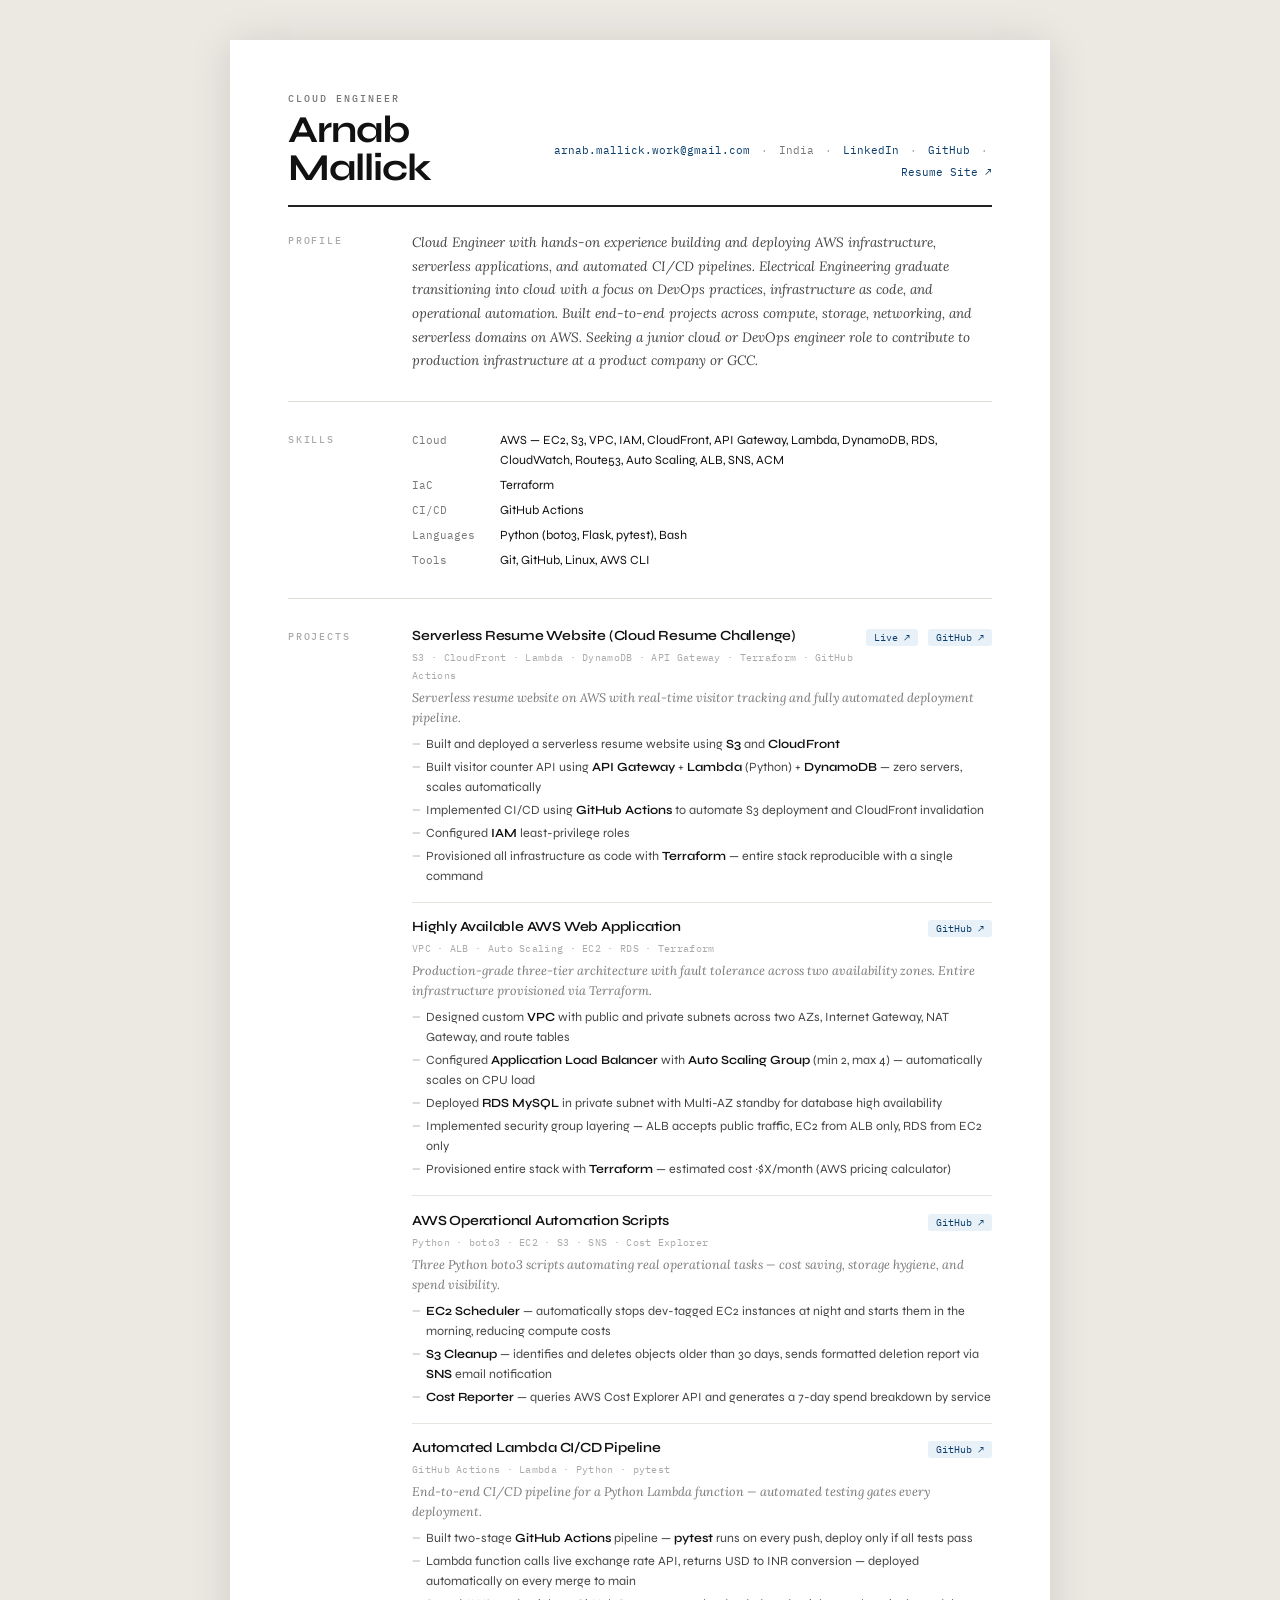
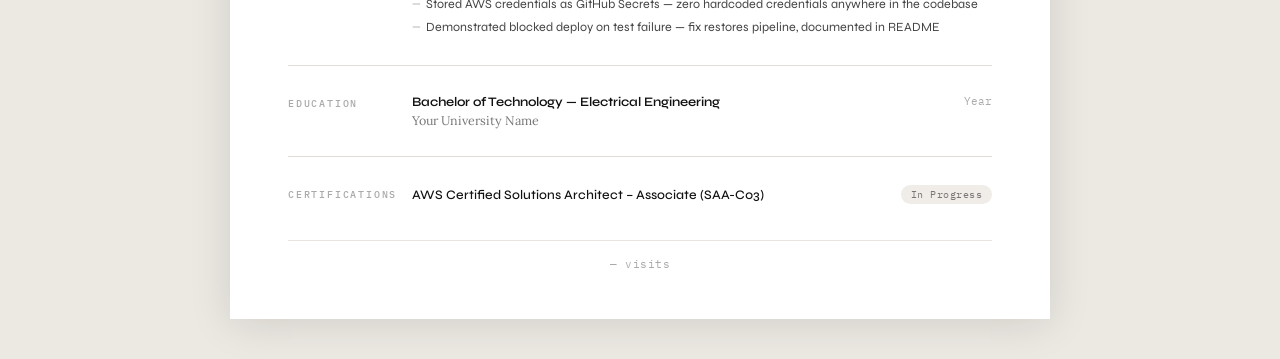
<file: index.html>
<!DOCTYPE html>
<html lang="en">
<head>
  <meta charset="UTF-8">
  <meta name="viewport" content="width=device-width, initial-scale=1.0">
  <title>Arnab Mallick — Cloud Engineer</title>
  <link rel="stylesheet" href="style.css">
  <link href="https://fonts.googleapis.com/css2?family=Syne:wght@400;500;600;700&family=IBM+Plex+Mono:wght@400;500&family=Lora:ital,wght@0,400;0,500;1,400&display=swap" rel="stylesheet">
</head>
<body>
<div class="page">

  <!-- Header -->
  <header class="header">
    <div class="header-name-block">
      <div class="header-tag">Cloud Engineer</div>
      <h1 class="name">Arnab Mallick</h1>
    </div>
    <div class="header-contact">
      <a href="mailto:arnab.mallick.work@gmail.com">arnab.mallick.work@gmail.com</a>
      <span class="dot">·</span>
      <span>India</span>
      <span class="dot">·</span>
      <a href="https://www.linkedin.com/in/arnab-mallick-work/">LinkedIn</a>
      <span class="dot">·</span>
      <a href="https://github.com/Arnab-96-work">GitHub</a>
      <span class="dot">·</span>
      <a href="https://deoghdskim8cm.cloudfront.net">Resume Site ↗</a>
    </div>
  </header>

  <div class="rule"></div>

  <!-- Profile Summary -->
  <section class="section">
    <div class="section-label">Profile</div>
    <div class="section-body">
      <p class="summary">
        Cloud Engineer with hands-on experience building and deploying AWS infrastructure, serverless applications, and automated CI/CD pipelines. Electrical Engineering graduate transitioning into cloud with a focus on DevOps practices, infrastructure as code, and operational automation. Built end-to-end projects across compute, storage, networking, and serverless domains on AWS. Seeking a junior cloud or DevOps engineer role to contribute to production infrastructure at a product company or GCC.
      </p>
    </div>
  </section>

  <!-- Skills -->
   <section class="section">
    <div class="section-label">Skills</div>
    <div class="section-body">
      <div class="skills-table">
        <div class="skill-row">
          <span class="skill-key">Cloud</span>
          <span class="skill-val">AWS — EC2, S3, VPC, IAM, CloudFront, API Gateway, Lambda, DynamoDB, RDS, CloudWatch, Route53, Auto Scaling, ALB, SNS, ACM</span>
        </div>
        <div class="skill-row">
          <span class="skill-key">IaC</span>
          <span class="skill-val">Terraform</span>
        </div>
        <div class="skill-row">
          <span class="skill-key">CI/CD</span>
          <span class="skill-val">GitHub Actions</span>
        </div>
        <div class="skill-row">
          <span class="skill-key">Languages</span>
          <span class="skill-val">Python (boto3, Flask, pytest), Bash</span>
        </div>
        <div class="skill-row">
          <span class="skill-key">Tools</span>
          <span class="skill-val">Git, GitHub, Linux, AWS CLI</span>
        </div>
      </div>
    </div>
  </section>

    <!-- Projects -->
  <section class="section">
    <div class="section-label">Projects</div>
    <div class="section-body projects">

      <div class="project">
        <div class="project-top">
          <div class="project-title-block">
            <h3 class="project-title">Serverless Resume Website (Cloud Resume Challenge)</h3>
            <span class="project-stack">S3 · CloudFront · Lambda · DynamoDB · API Gateway · Terraform · GitHub Actions</span>
          </div>
          <div class="project-links">
            <a href="https://deoghdskim8cm.cloudfront.net">Live ↗</a>
            <a href="https://github.com/Arnab-96-work/crc-resume-site">GitHub ↗</a>
          </div>
        </div>
        <p class="project-desc">Serverless resume website on AWS with real-time visitor tracking and fully automated deployment pipeline.</p>
        <ul class="project-bullets">
          <li>Built and deployed a serverless resume website using <strong>S3</strong> and <strong>CloudFront</strong></li>
          <li>Built visitor counter API using <strong>API Gateway</strong> + <strong>Lambda</strong> (Python) + <strong>DynamoDB</strong> — zero servers, scales automatically</li>
          <li>Implemented CI/CD using <strong>GitHub Actions</strong> to automate S3 deployment and CloudFront invalidation</li>
          <li>Configured <strong>IAM</strong> least-privilege roles </li>
          <li>Provisioned all infrastructure as code with <strong>Terraform</strong> — entire stack reproducible with a single command</li>
          
        </ul>
      </div>

      <div class="project-divider"></div>

      <div class="project">
        <div class="project-top">
          <div class="project-title-block">
            <h3 class="project-title">Highly Available AWS Web Application</h3>
            <span class="project-stack">VPC · ALB · Auto Scaling · EC2 · RDS · Terraform</span>
          </div>
          <div class="project-links">
            <a href="#">GitHub ↗</a>
          </div>
        </div>
        <p class="project-desc">Production-grade three-tier architecture with fault tolerance across two availability zones. Entire infrastructure provisioned via Terraform.</p>
        <ul class="project-bullets">
          <li>Designed custom <strong>VPC</strong> with public and private subnets across two AZs, Internet Gateway, NAT Gateway, and route tables</li>
          <li>Configured <strong>Application Load Balancer</strong> with <strong>Auto Scaling Group</strong> (min 2, max 4) — automatically scales on CPU load</li>
          <li>Deployed <strong>RDS MySQL</strong> in private subnet with Multi-AZ standby for database high availability</li>
          <li>Implemented security group layering — ALB accepts public traffic, EC2 from ALB only, RDS from EC2 only</li>
          <li>Provisioned entire stack with <strong>Terraform</strong> — estimated cost ~$X/month (AWS pricing calculator)</li>
        </ul>
      </div>

      <div class="project-divider"></div>

      <div class="project">
        <div class="project-top">
          <div class="project-title-block">
            <h3 class="project-title">AWS Operational Automation Scripts</h3>
            <span class="project-stack">Python · boto3 · EC2 · S3 · SNS · Cost Explorer</span>
          </div>
          <div class="project-links">
            <a href="#">GitHub ↗</a>
          </div>
        </div>
        <p class="project-desc">Three Python boto3 scripts automating real operational tasks — cost saving, storage hygiene, and spend visibility.</p>
        <ul class="project-bullets">
          <li><strong>EC2 Scheduler</strong> — automatically stops dev-tagged EC2 instances at night and starts them in the morning, reducing compute costs</li>
          <li><strong>S3 Cleanup</strong> — identifies and deletes objects older than 30 days, sends formatted deletion report via <strong>SNS</strong> email notification</li>
          <li><strong>Cost Reporter</strong> — queries AWS Cost Explorer API and generates a 7-day spend breakdown by service</li>
        </ul>
      </div>

      <div class="project-divider"></div>

      <div class="project">
        <div class="project-top">
          <div class="project-title-block">
            <h3 class="project-title">Automated Lambda CI/CD Pipeline</h3>
            <span class="project-stack">GitHub Actions · Lambda · Python · pytest</span>
          </div>
          <div class="project-links">
            <a href="#">GitHub ↗</a>
          </div>
        </div>
        <p class="project-desc">End-to-end CI/CD pipeline for a Python Lambda function — automated testing gates every deployment.</p>
        <ul class="project-bullets">
          <li>Built two-stage <strong>GitHub Actions</strong> pipeline — <strong>pytest</strong> runs on every push, deploy only if all tests pass</li>
          <li>Lambda function calls live exchange rate API, returns USD to INR conversion — deployed automatically on every merge to main</li>
          <li>Stored AWS credentials as GitHub Secrets — zero hardcoded credentials anywhere in the codebase</li>
          <li>Demonstrated blocked deploy on test failure — fix restores pipeline, documented in README</li>
        </ul>
      </div>

    </div>
  </section>

  <!-- Education -->
  <section class="section">
    <div class="section-label">Education</div>
    <div class="section-body">
      <div class="edu-row">
        <div>
          <div class="edu-degree">Bachelor of Technology — Electrical Engineering</div>
          <div class="edu-school">Your University Name</div>
        </div>
        <div class="edu-year">Year</div>
      </div>
    </div>
  </section>
  
  <!-- Certifications -->
  <section class="section">
    <div class="section-label">Certifications</div>
    <div class="section-body">
      <div class="cert-row">
        <span class="cert-name">AWS Certified Solutions Architect – Associate (SAA-C03)</span>
        <span class="cert-badge">In Progress</span>
      </div>
    </div>
  </section>

  <footer class="footer">
    <p class="visit-count"><span id="visitor-count">...</span> visits</p>
  </footer>

</div>

<script>
  window.onload = function() {
    fetch('https://tpdoxf7qnk.execute-api.ap-south-1.amazonaws.com/counter')
      .then(function(response) {
        return response.json();
      })
      .then(function(data) {
        document.getElementById('visitor-count').innerText = data.count;
      })
      .catch(function(error) {
        document.getElementById('visitor-count').innerText = '—';
      });
  };
</script>

</body>
</html>
</file>
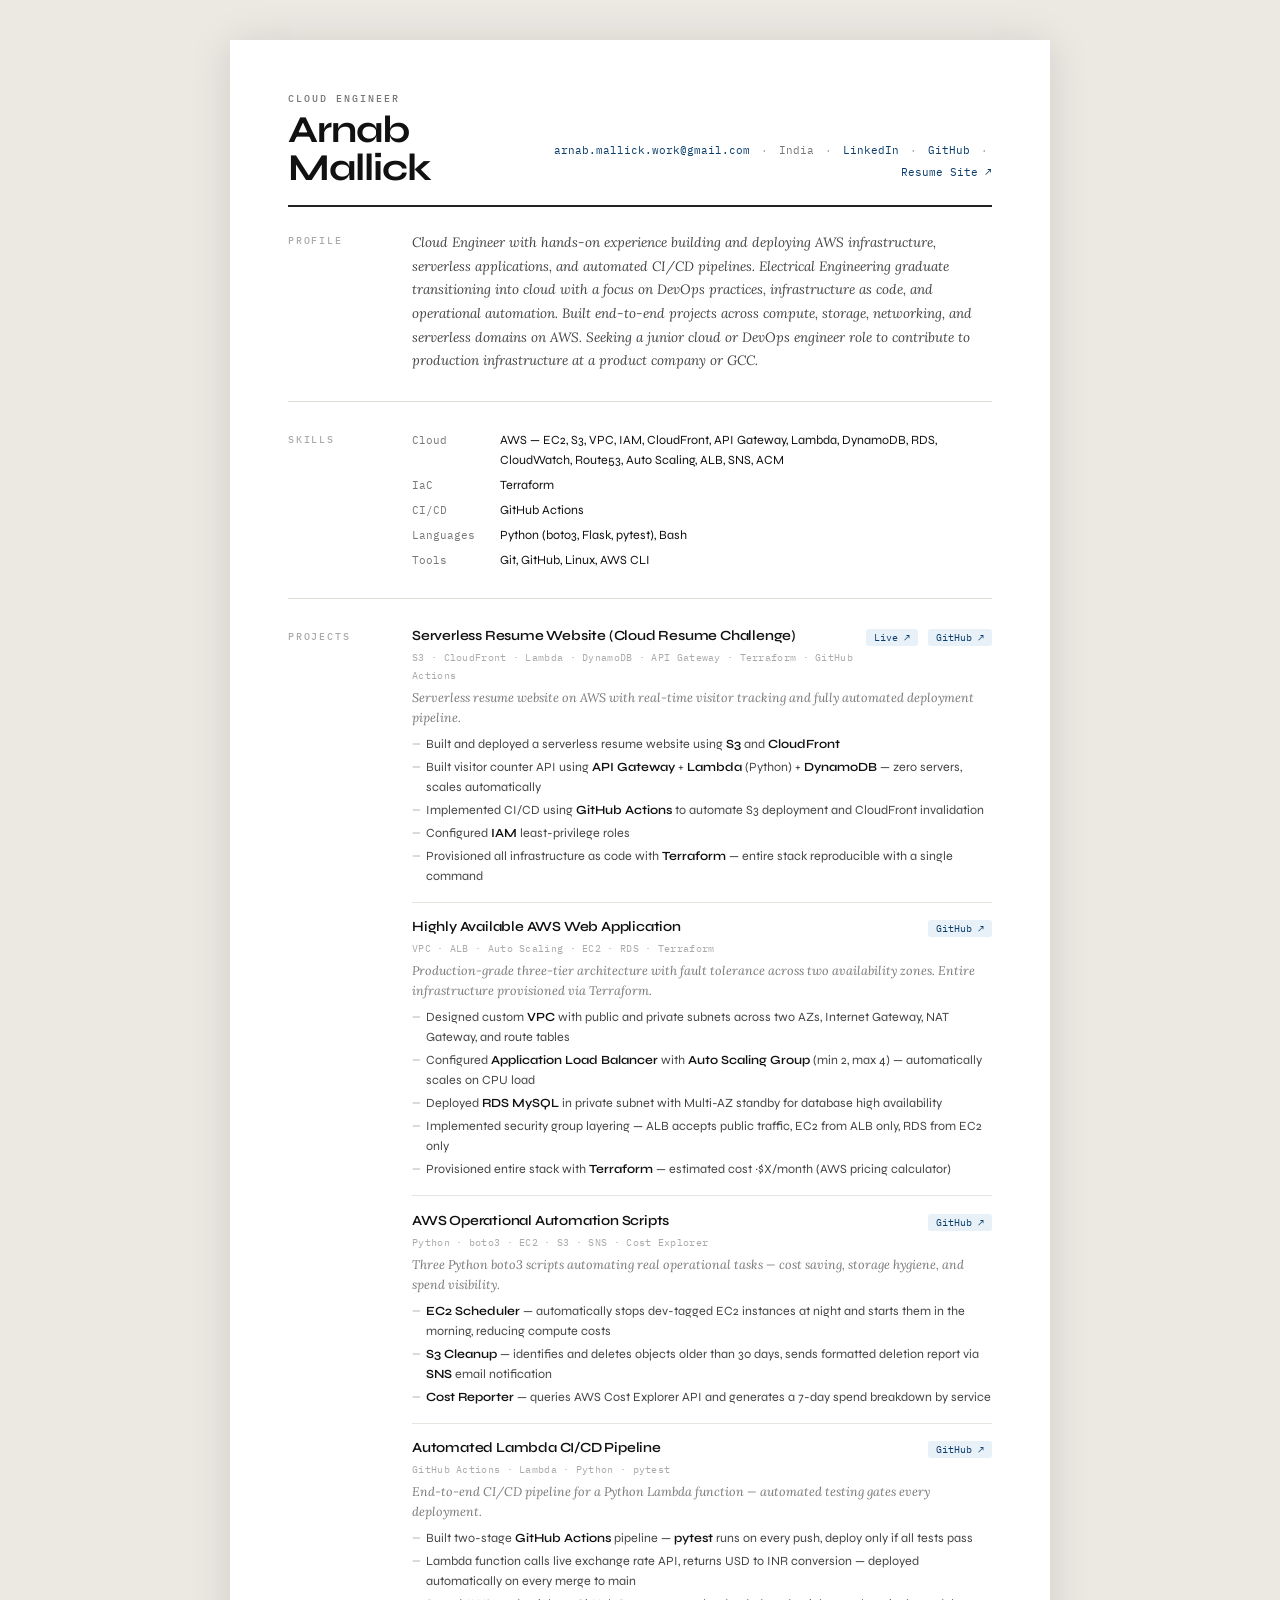
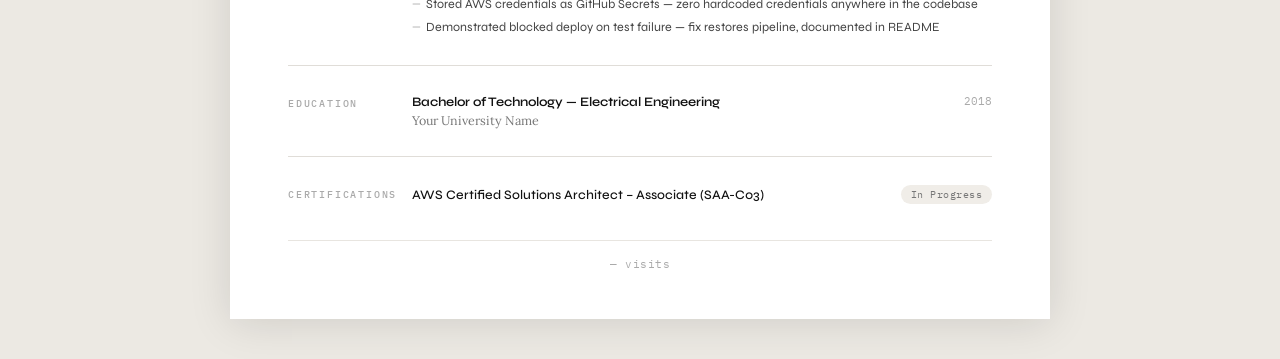
<file: frontend/index.html>
<!DOCTYPE html>
<html lang="en">
<head>
  <meta charset="UTF-8">
  <meta name="viewport" content="width=device-width, initial-scale=1.0">
  <title>Arnab Mallick — Cloud Engineer</title>
  <link rel="stylesheet" href="style.css">
  <link href="https://fonts.googleapis.com/css2?family=Syne:wght@400;500;600;700&family=IBM+Plex+Mono:wght@400;500&family=Lora:ital,wght@0,400;0,500;1,400&display=swap" rel="stylesheet">
</head>
<body>
<div class="page">

  <!-- Header -->
  <header class="header">
    <div class="header-name-block">
      <div class="header-tag">Cloud Engineer</div>
      <h1 class="name">Arnab Mallick</h1>
    </div>
    <div class="header-contact">
      <a href="mailto:arnab.mallick.work@gmail.com">arnab.mallick.work@gmail.com</a>
      <span class="dot">·</span>
      <span>India</span>
      <span class="dot">·</span>
      <a href="https://www.linkedin.com/in/arnab-mallick-work/">LinkedIn</a>
      <span class="dot">·</span>
      <a href="https://github.com/Arnab-96-work">GitHub</a>
      <span class="dot">·</span>
      <a href="https://d1ujxbyfrpoq7k.cloudfront.net">Resume Site ↗</a>
    </div>
  </header>

  <div class="rule"></div>

  <!-- Profile Summary -->
  <section class="section">
    <div class="section-label">Profile</div>
    <div class="section-body">
      <p class="summary">
        Cloud Engineer with hands-on experience building and deploying AWS infrastructure, serverless applications, and automated CI/CD pipelines. Electrical Engineering graduate transitioning into cloud with a focus on DevOps practices, infrastructure as code, and operational automation. Built end-to-end projects across compute, storage, networking, and serverless domains on AWS. Seeking a junior cloud or DevOps engineer role to contribute to production infrastructure at a product company or GCC.
      </p>
    </div>
  </section>

  <!-- Skills -->
   <section class="section">
    <div class="section-label">Skills</div>
    <div class="section-body">
      <div class="skills-table">
        <div class="skill-row">
          <span class="skill-key">Cloud</span>
          <span class="skill-val">AWS — EC2, S3, VPC, IAM, CloudFront, API Gateway, Lambda, DynamoDB, RDS, CloudWatch, Route53, Auto Scaling, ALB, SNS, ACM</span>
        </div>
        <div class="skill-row">
          <span class="skill-key">IaC</span>
          <span class="skill-val">Terraform</span>
        </div>
        <div class="skill-row">
          <span class="skill-key">CI/CD</span>
          <span class="skill-val">GitHub Actions</span>
        </div>
        <div class="skill-row">
          <span class="skill-key">Languages</span>
          <span class="skill-val">Python (boto3, Flask, pytest), Bash</span>
        </div>
        <div class="skill-row">
          <span class="skill-key">Tools</span>
          <span class="skill-val">Git, GitHub, Linux, AWS CLI</span>
        </div>
      </div>
    </div>
  </section>

    <!-- Projects -->
  <section class="section">
    <div class="section-label">Projects</div>
    <div class="section-body projects">

      <div class="project">
        <div class="project-top">
          <div class="project-title-block">
            <h3 class="project-title">Serverless Resume Website (Cloud Resume Challenge)</h3>
            <span class="project-stack">S3 · CloudFront · Lambda · DynamoDB · API Gateway · Terraform · GitHub Actions</span>
          </div>
          <div class="project-links">
            <a href="https://d1ujxbyfrpoq7k.cloudfront.net">Live ↗</a>
            <a href="https://github.com/Arnab-96-work/crc-resume-site">GitHub ↗</a>
          </div>
        </div>
        <p class="project-desc">Serverless resume website on AWS with real-time visitor tracking and fully automated deployment pipeline.</p>
        <ul class="project-bullets">
          <li>Built and deployed a serverless resume website using <strong>S3</strong> and <strong>CloudFront</strong></li>
          <li>Built visitor counter API using <strong>API Gateway</strong> + <strong>Lambda</strong> (Python) + <strong>DynamoDB</strong> — zero servers, scales automatically</li>
          <li>Implemented CI/CD using <strong>GitHub Actions</strong> to automate S3 deployment and CloudFront invalidation</li>
          <li>Configured <strong>IAM</strong> least-privilege roles </li>
          <li>Provisioned all infrastructure as code with <strong>Terraform</strong> — entire stack reproducible with a single command</li>
          
        </ul>
      </div>

      <div class="project-divider"></div>

      <div class="project">
        <div class="project-top">
          <div class="project-title-block">
            <h3 class="project-title">Highly Available AWS Web Application</h3>
            <span class="project-stack">VPC · ALB · Auto Scaling · EC2 · RDS · Terraform</span>
          </div>
          <div class="project-links">
            <a href="#">GitHub ↗</a>
          </div>
        </div>
        <p class="project-desc">Production-grade three-tier architecture with fault tolerance across two availability zones. Entire infrastructure provisioned via Terraform.</p>
        <ul class="project-bullets">
          <li>Designed custom <strong>VPC</strong> with public and private subnets across two AZs, Internet Gateway, NAT Gateway, and route tables</li>
          <li>Configured <strong>Application Load Balancer</strong> with <strong>Auto Scaling Group</strong> (min 2, max 4) — automatically scales on CPU load</li>
          <li>Deployed <strong>RDS MySQL</strong> in private subnet with Multi-AZ standby for database high availability</li>
          <li>Implemented security group layering — ALB accepts public traffic, EC2 from ALB only, RDS from EC2 only</li>
          <li>Provisioned entire stack with <strong>Terraform</strong> — estimated cost ~$X/month (AWS pricing calculator)</li>
        </ul>
      </div>

      <div class="project-divider"></div>

      <div class="project">
        <div class="project-top">
          <div class="project-title-block">
            <h3 class="project-title">AWS Operational Automation Scripts</h3>
            <span class="project-stack">Python · boto3 · EC2 · S3 · SNS · Cost Explorer</span>
          </div>
          <div class="project-links">
            <a href="#">GitHub ↗</a>
          </div>
        </div>
        <p class="project-desc">Three Python boto3 scripts automating real operational tasks — cost saving, storage hygiene, and spend visibility.</p>
        <ul class="project-bullets">
          <li><strong>EC2 Scheduler</strong> — automatically stops dev-tagged EC2 instances at night and starts them in the morning, reducing compute costs</li>
          <li><strong>S3 Cleanup</strong> — identifies and deletes objects older than 30 days, sends formatted deletion report via <strong>SNS</strong> email notification</li>
          <li><strong>Cost Reporter</strong> — queries AWS Cost Explorer API and generates a 7-day spend breakdown by service</li>
        </ul>
      </div>

      <div class="project-divider"></div>

      <div class="project">
        <div class="project-top">
          <div class="project-title-block">
            <h3 class="project-title">Automated Lambda CI/CD Pipeline</h3>
            <span class="project-stack">GitHub Actions · Lambda · Python · pytest</span>
          </div>
          <div class="project-links">
            <a href="#">GitHub ↗</a>
          </div>
        </div>
        <p class="project-desc">End-to-end CI/CD pipeline for a Python Lambda function — automated testing gates every deployment.</p>
        <ul class="project-bullets">
          <li>Built two-stage <strong>GitHub Actions</strong> pipeline — <strong>pytest</strong> runs on every push, deploy only if all tests pass</li>
          <li>Lambda function calls live exchange rate API, returns USD to INR conversion — deployed automatically on every merge to main</li>
          <li>Stored AWS credentials as GitHub Secrets — zero hardcoded credentials anywhere in the codebase</li>
          <li>Demonstrated blocked deploy on test failure — fix restores pipeline, documented in README</li>
        </ul>
      </div>

    </div>
  </section>

  <!-- Education -->
  <section class="section">
    <div class="section-label">Education</div>
    <div class="section-body">
      <div class="edu-row">
        <div>
          <div class="edu-degree">Bachelor of Technology — Electrical Engineering</div>
          <div class="edu-school">Your University Name</div>
        </div>
        <div class="edu-year">2018</div>
      </div>
    </div>
  </section>
  
  <!-- Certifications -->
  <section class="section">
    <div class="section-label">Certifications</div>
    <div class="section-body">
      <div class="cert-row">
        <span class="cert-name">AWS Certified Solutions Architect – Associate (SAA-C03)</span>
        <span class="cert-badge">In Progress</span>
      </div>
    </div>
  </section>

  <footer class="footer">
    <p class="visit-count"><span id="visitor-count">...</span> visits</p>
  </footer>

</div>

<script>
  window.onload = function() {
    fetch('https://vppewlu0n3.execute-api.ap-south-1.amazonaws.com/counter')
      .then(function(response) {
        return response.json();
      })
      .then(function(data) {
        document.getElementById('visitor-count').innerText = data.count;
      })
      .catch(function(error) {
        document.getElementById('visitor-count').innerText = '—';
      });
  };
</script>

</body>
</html>
</file>
<file: style.css>
*, *::before, *::after {
  box-sizing: border-box;
  margin: 0;
  padding: 0;
}

:root {
  --ink:       #111111;
  --ink-mid:   #444444;
  --ink-muted: #777777;
  --ink-faint: #aaaaaa;
  --accent:    #0a3d6b;
  --accent-lt: #e8f0f8;
  --rule:      #222222;
  --bg:        #faf9f7;
  --white:     #ffffff;
  --mono:      'IBM Plex Mono', monospace;
  --serif:     'Lora', serif;
  --sans:      'Syne', sans-serif;
}

html { font-size: 14px; }

body {
  background: #ece9e3;
  font-family: var(--serif);
  color: var(--ink);
  padding: 40px 20px;
  -webkit-print-color-adjust: exact;
  print-color-adjust: exact;
}

.page {
  width: 820px;
  margin: 0 auto;
  background: var(--white);
  padding: 52px 58px 48px;
  box-shadow: 0 4px 40px rgba(0,0,0,0.12);
}

/* Header */
.header {
  display: flex;
  justify-content: space-between;
  align-items: flex-end;
  margin-bottom: 0;
}

.header-tag {
  font-family: var(--mono);
  font-size: 10px;
  font-weight: 500;
  letter-spacing: 2px;
  text-transform: uppercase;
  color: var(--ink-muted);
  margin-bottom: 6px;
}

.name {
  font-family: var(--sans);
  font-size: 38px;
  font-weight: 700;
  letter-spacing: -1px;
  color: var(--ink);
  line-height: 1;
}

.header-contact {
  text-align: right;
  font-family: var(--mono);
  font-size: 11px;
  color: var(--ink-muted);
  line-height: 2;
  padding-bottom: 4px;
}

.header-contact a {
  color: var(--accent);
  text-decoration: none;
  border-bottom: 1px solid transparent;
  transition: border-color 0.15s;
}

.header-contact a:hover { border-bottom-color: var(--accent); }

.dot {
  margin: 0 4px;
  color: var(--ink-faint);
}

/* Rule */
.rule {
  height: 2px;
  background: var(--rule);
  margin: 18px 0 0;
}

/* Sections */
.section {
  display: grid;
  grid-template-columns: 96px 1fr;
  gap: 0 28px;
  margin-top: 28px;
  padding-top: 28px;
  border-top: 0.5px solid #e0ddd8;
}

.section:first-of-type {
  border-top: none;
  margin-top: 24px;
  padding-top: 0;
}

.section-label {
  font-family: var(--mono);
  font-size: 9.5px;
  font-weight: 500;
  letter-spacing: 1.8px;
  text-transform: uppercase;
  color: var(--ink-faint);
  padding-top: 3px;
}

.section-body { flex: 1; }

/* Summary */
.summary {
  font-size: 13.5px;
  line-height: 1.75;
  color: var(--ink-mid);
  font-style: italic;
}

/* Skills */
.skills-table {
  display: flex;
  flex-direction: column;
  gap: 5px;
}

.skill-row {
  display: flex;
  gap: 0;
  font-size: 13px;
  line-height: 1.6;
}

.skill-key {
  font-family: var(--mono);
  font-size: 10.5px;
  color: var(--ink-muted);
  min-width: 88px;
  padding-top: 2px;
}

.skill-val {
  color: var(--ink);
  flex: 1;
  font-family: var(--sans);
  font-size: 12.5px;
}

/* Projects */
.projects {
  display: flex;
  flex-direction: column;
}

.project { padding: 0; }

.project-divider {
  height: 0.5px;
  background: #e8e5e0;
  margin: 16px 0;
}

.project-top {
  display: flex;
  justify-content: space-between;
  align-items: flex-start;
  margin-bottom: 4px;
}

.project-title-block { flex: 1; }

.project-title {
  font-family: var(--sans);
  font-size: 14px;
  font-weight: 600;
  color: var(--ink);
  letter-spacing: -0.2px;
  margin-bottom: 3px;
}

.project-stack {
  font-family: var(--mono);
  font-size: 10px;
  color: var(--ink-faint);
  letter-spacing: 0.3px;
}

.project-links {
  display: flex;
  gap: 10px;
  padding-top: 2px;
}

.project-links a {
  font-family: var(--mono);
  font-size: 10px;
  color: var(--accent);
  text-decoration: none;
  background: var(--accent-lt);
  padding: 2px 8px;
  border-radius: 3px;
  white-space: nowrap;
}

.project-links a:hover { background: #d0e2f4; }

.project-desc {
  font-size: 12.5px;
  color: var(--ink-muted);
  font-style: italic;
  margin-bottom: 7px;
  line-height: 1.6;
}

.project-bullets {
  padding-left: 0;
  list-style: none;
  display: flex;
  flex-direction: column;
  gap: 3px;
}

.project-bullets li {
  font-family: var(--sans);
  font-size: 12.5px;
  color: var(--ink-mid);
  line-height: 1.6;
  padding-left: 14px;
  position: relative;
}

.project-bullets li::before {
  content: "—";
  position: absolute;
  left: 0;
  color: var(--ink-faint);
  font-size: 11px;
  top: 1px;
}

.project-bullets li strong {
  color: var(--ink);
  font-weight: 600;
}

/* Education */
.edu-row {
  display: flex;
  justify-content: space-between;
  align-items: flex-start;
}

.edu-degree {
  font-family: var(--sans);
  font-size: 13px;
  font-weight: 600;
  color: var(--ink);
  margin-bottom: 2px;
}

.edu-school {
  font-size: 12.5px;
  color: var(--ink-muted);
}

.edu-year {
  font-family: var(--mono);
  font-size: 11px;
  color: var(--ink-faint);
}

/* Certifications */
.cert-row {
  display: flex;
  justify-content: space-between;
  align-items: center;
}

.cert-name {
  font-family: var(--sans);
  font-size: 13px;
  font-weight: 500;
  color: var(--ink);
}

.cert-badge {
  font-family: var(--mono);
  font-size: 10px;
  color: var(--ink-muted);
  background: #f0ede8;
  padding: 3px 10px;
  border-radius: 20px;
  letter-spacing: 0.5px;
}

/* Footer visitor counter */
.footer {
  margin-top: 36px;
  padding-top: 16px;
  border-top: 0.5px solid #e8e5e0;
  text-align: center;
}

.visit-count {
  font-family: var(--mono);
  font-size: 11px;
  color: var(--ink-faint);
  letter-spacing: 0.5px;
}

/* Print */
@media print {
  body { background: white; padding: 0; }
  .page { box-shadow: none; width: 100%; padding: 24px 32px; }
  a { color: var(--ink) !important; }
  .footer { display: none; }
}

@media (max-width: 880px) {
  .page { width: 100%; padding: 28px 20px; }
  .section { grid-template-columns: 1fr; gap: 6px; }
  .header { flex-direction: column; gap: 12px; }
  .header-contact { text-align: left; }
}
</file>
<file: frontend/style.css>
*, *::before, *::after {
  box-sizing: border-box;
  margin: 0;
  padding: 0;
}

:root {
  --ink:       #111111;
  --ink-mid:   #444444;
  --ink-muted: #777777;
  --ink-faint: #aaaaaa;
  --accent:    #0a3d6b;
  --accent-lt: #e8f0f8;
  --rule:      #222222;
  --bg:        #faf9f7;
  --white:     #ffffff;
  --mono:      'IBM Plex Mono', monospace;
  --serif:     'Lora', serif;
  --sans:      'Syne', sans-serif;
}

html { font-size: 14px; }

body {
  background: #ece9e3;
  font-family: var(--serif);
  color: var(--ink);
  padding: 40px 20px;
  -webkit-print-color-adjust: exact;
  print-color-adjust: exact;
}

.page {
  width: 820px;
  margin: 0 auto;
  background: var(--white);
  padding: 52px 58px 48px;
  box-shadow: 0 4px 40px rgba(0,0,0,0.12);
}

/* Header */
.header {
  display: flex;
  justify-content: space-between;
  align-items: flex-end;
  margin-bottom: 0;
}

.header-tag {
  font-family: var(--mono);
  font-size: 10px;
  font-weight: 500;
  letter-spacing: 2px;
  text-transform: uppercase;
  color: var(--ink-muted);
  margin-bottom: 6px;
}

.name {
  font-family: var(--sans);
  font-size: 38px;
  font-weight: 700;
  letter-spacing: -1px;
  color: var(--ink);
  line-height: 1;
}

.header-contact {
  text-align: right;
  font-family: var(--mono);
  font-size: 11px;
  color: var(--ink-muted);
  line-height: 2;
  padding-bottom: 4px;
}

.header-contact a {
  color: var(--accent);
  text-decoration: none;
  border-bottom: 1px solid transparent;
  transition: border-color 0.15s;
}

.header-contact a:hover { border-bottom-color: var(--accent); }

.dot {
  margin: 0 4px;
  color: var(--ink-faint);
}

/* Rule */
.rule {
  height: 2px;
  background: var(--rule);
  margin: 18px 0 0;
}

/* Sections */
.section {
  display: grid;
  grid-template-columns: 96px 1fr;
  gap: 0 28px;
  margin-top: 28px;
  padding-top: 28px;
  border-top: 0.5px solid #e0ddd8;
}

.section:first-of-type {
  border-top: none;
  margin-top: 24px;
  padding-top: 0;
}

.section-label {
  font-family: var(--mono);
  font-size: 9.5px;
  font-weight: 500;
  letter-spacing: 1.8px;
  text-transform: uppercase;
  color: var(--ink-faint);
  padding-top: 3px;
}

.section-body { flex: 1; }

/* Summary */
.summary {
  font-size: 13.5px;
  line-height: 1.75;
  color: var(--ink-mid);
  font-style: italic;
}

/* Skills */
.skills-table {
  display: flex;
  flex-direction: column;
  gap: 5px;
}

.skill-row {
  display: flex;
  gap: 0;
  font-size: 13px;
  line-height: 1.6;
}

.skill-key {
  font-family: var(--mono);
  font-size: 10.5px;
  color: var(--ink-muted);
  min-width: 88px;
  padding-top: 2px;
}

.skill-val {
  color: var(--ink);
  flex: 1;
  font-family: var(--sans);
  font-size: 12.5px;
}

/* Projects */
.projects {
  display: flex;
  flex-direction: column;
}

.project { padding: 0; }

.project-divider {
  height: 0.5px;
  background: #e8e5e0;
  margin: 16px 0;
}

.project-top {
  display: flex;
  justify-content: space-between;
  align-items: flex-start;
  margin-bottom: 4px;
}

.project-title-block { flex: 1; }

.project-title {
  font-family: var(--sans);
  font-size: 14px;
  font-weight: 600;
  color: var(--ink);
  letter-spacing: -0.2px;
  margin-bottom: 3px;
}

.project-stack {
  font-family: var(--mono);
  font-size: 10px;
  color: var(--ink-faint);
  letter-spacing: 0.3px;
}

.project-links {
  display: flex;
  gap: 10px;
  padding-top: 2px;
}

.project-links a {
  font-family: var(--mono);
  font-size: 10px;
  color: var(--accent);
  text-decoration: none;
  background: var(--accent-lt);
  padding: 2px 8px;
  border-radius: 3px;
  white-space: nowrap;
}

.project-links a:hover { background: #d0e2f4; }

.project-desc {
  font-size: 12.5px;
  color: var(--ink-muted);
  font-style: italic;
  margin-bottom: 7px;
  line-height: 1.6;
}

.project-bullets {
  padding-left: 0;
  list-style: none;
  display: flex;
  flex-direction: column;
  gap: 3px;
}

.project-bullets li {
  font-family: var(--sans);
  font-size: 12.5px;
  color: var(--ink-mid);
  line-height: 1.6;
  padding-left: 14px;
  position: relative;
}

.project-bullets li::before {
  content: "—";
  position: absolute;
  left: 0;
  color: var(--ink-faint);
  font-size: 11px;
  top: 1px;
}

.project-bullets li strong {
  color: var(--ink);
  font-weight: 600;
}

/* Education */
.edu-row {
  display: flex;
  justify-content: space-between;
  align-items: flex-start;
}

.edu-degree {
  font-family: var(--sans);
  font-size: 13px;
  font-weight: 600;
  color: var(--ink);
  margin-bottom: 2px;
}

.edu-school {
  font-size: 12.5px;
  color: var(--ink-muted);
}

.edu-year {
  font-family: var(--mono);
  font-size: 11px;
  color: var(--ink-faint);
}

/* Certifications */
.cert-row {
  display: flex;
  justify-content: space-between;
  align-items: center;
}

.cert-name {
  font-family: var(--sans);
  font-size: 13px;
  font-weight: 500;
  color: var(--ink);
}

.cert-badge {
  font-family: var(--mono);
  font-size: 10px;
  color: var(--ink-muted);
  background: #f0ede8;
  padding: 3px 10px;
  border-radius: 20px;
  letter-spacing: 0.5px;
}

/* Footer visitor counter */
.footer {
  margin-top: 36px;
  padding-top: 16px;
  border-top: 0.5px solid #e8e5e0;
  text-align: center;
}

.visit-count {
  font-family: var(--mono);
  font-size: 11px;
  color: var(--ink-faint);
  letter-spacing: 0.5px;
}

/* Print */
@media print {
  body { background: white; padding: 0; }
  .page { box-shadow: none; width: 100%; padding: 24px 32px; }
  a { color: var(--ink) !important; }
  .footer { display: none; }
}

@media (max-width: 880px) {
  .page { width: 100%; padding: 28px 20px; }
  .section { grid-template-columns: 1fr; gap: 6px; }
  .header { flex-direction: column; gap: 12px; }
  .header-contact { text-align: left; }
}
</file>
